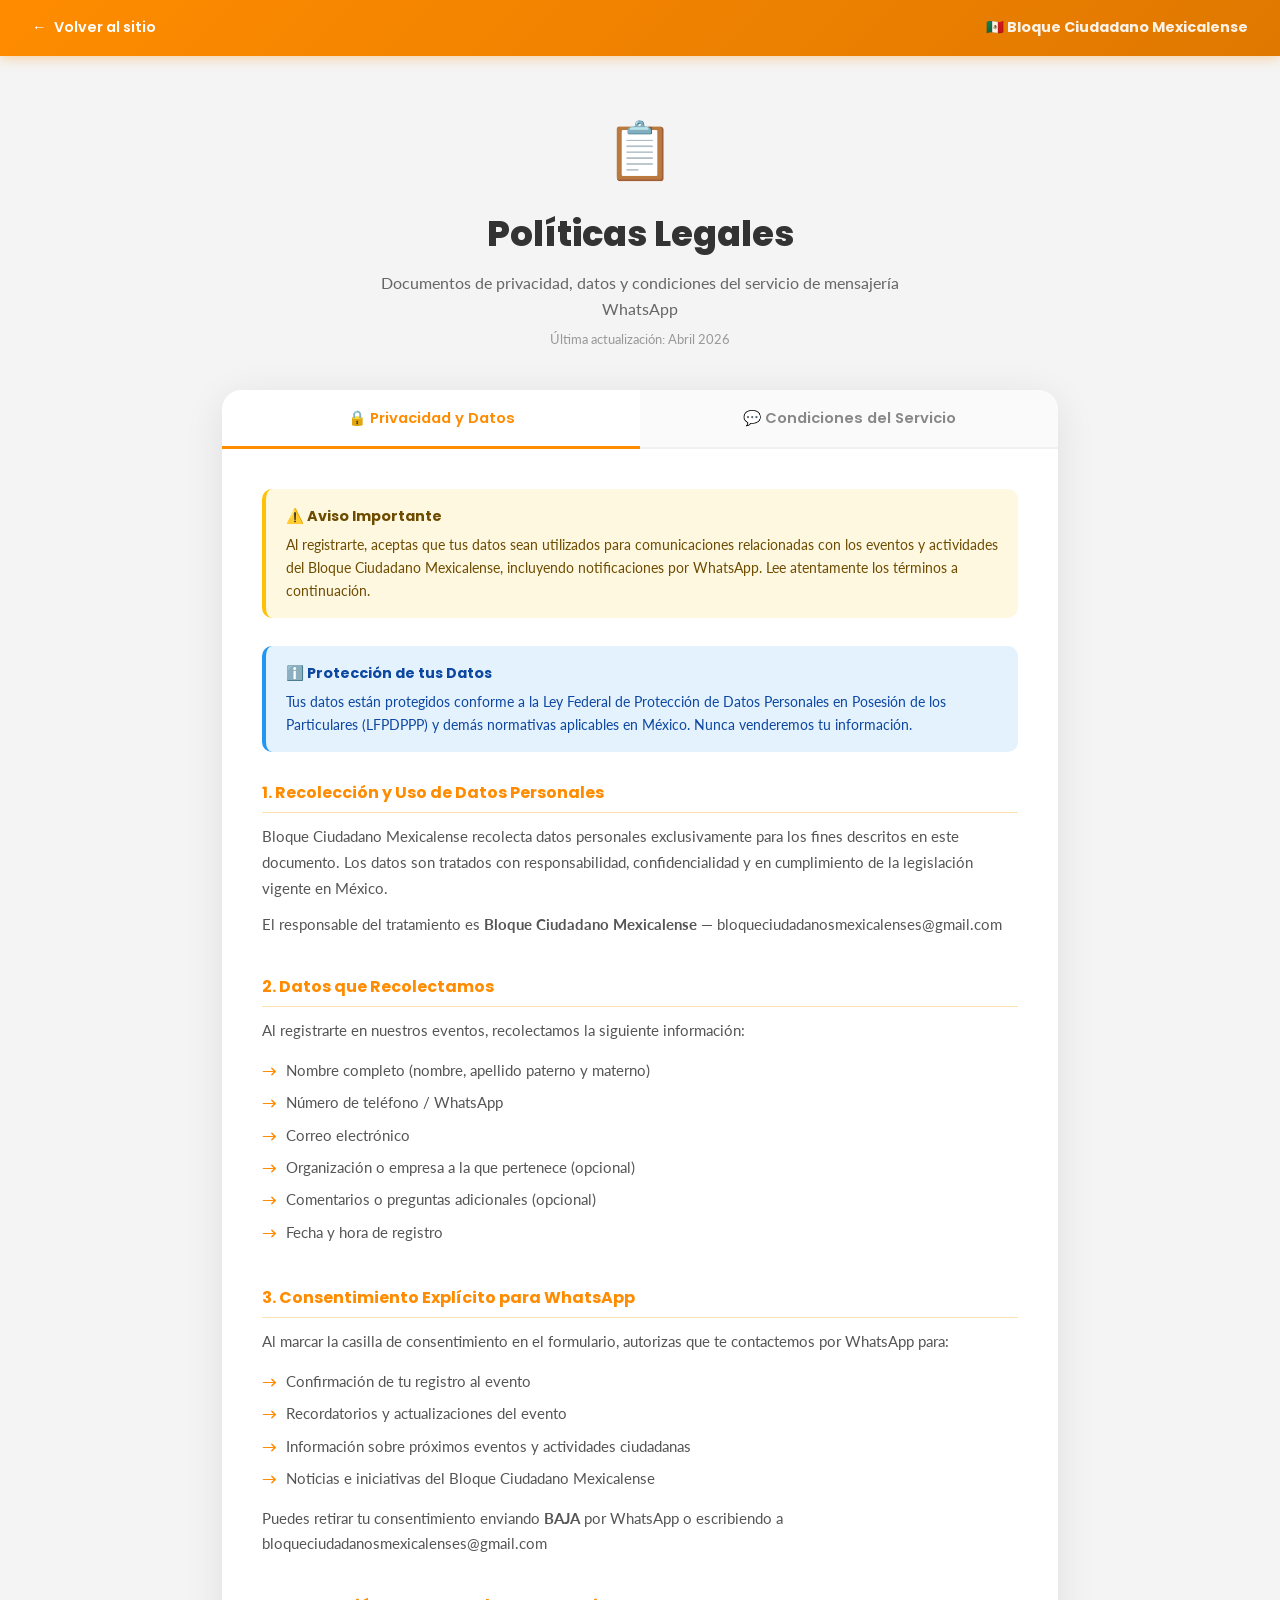
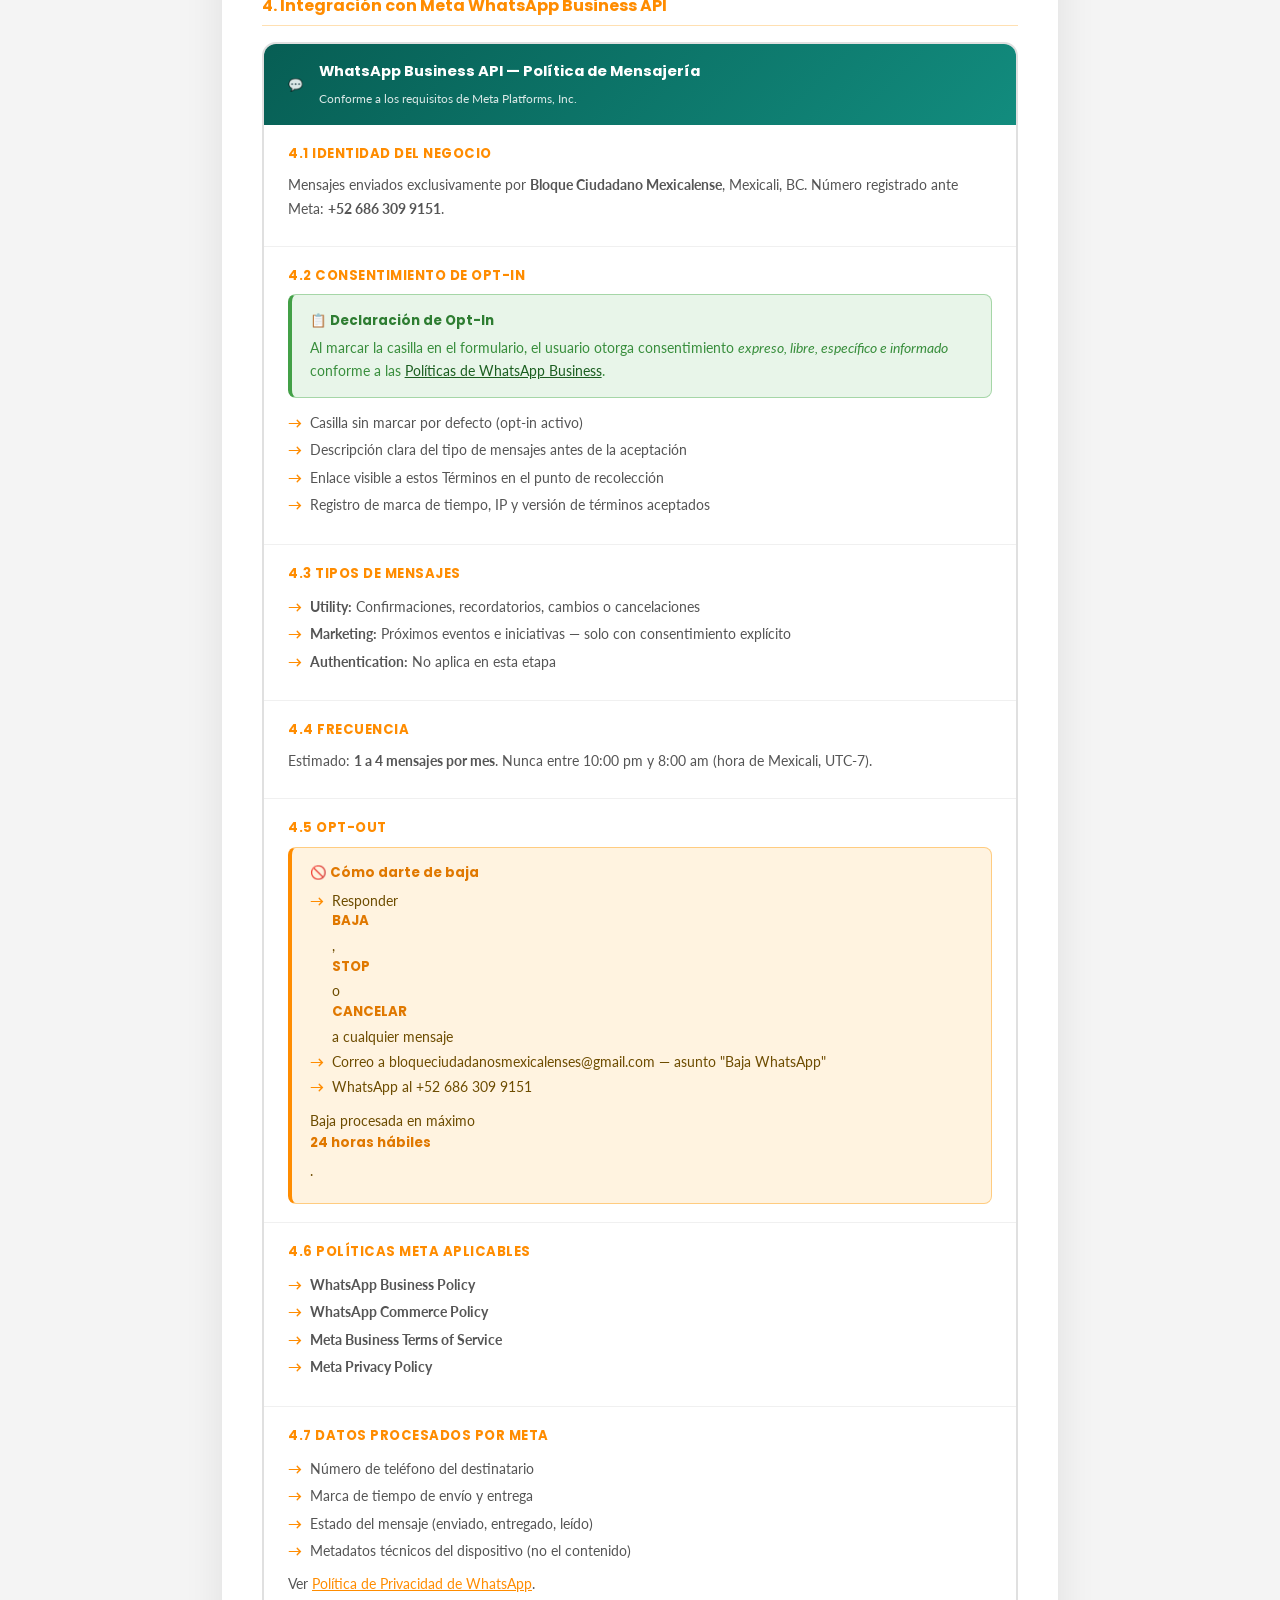
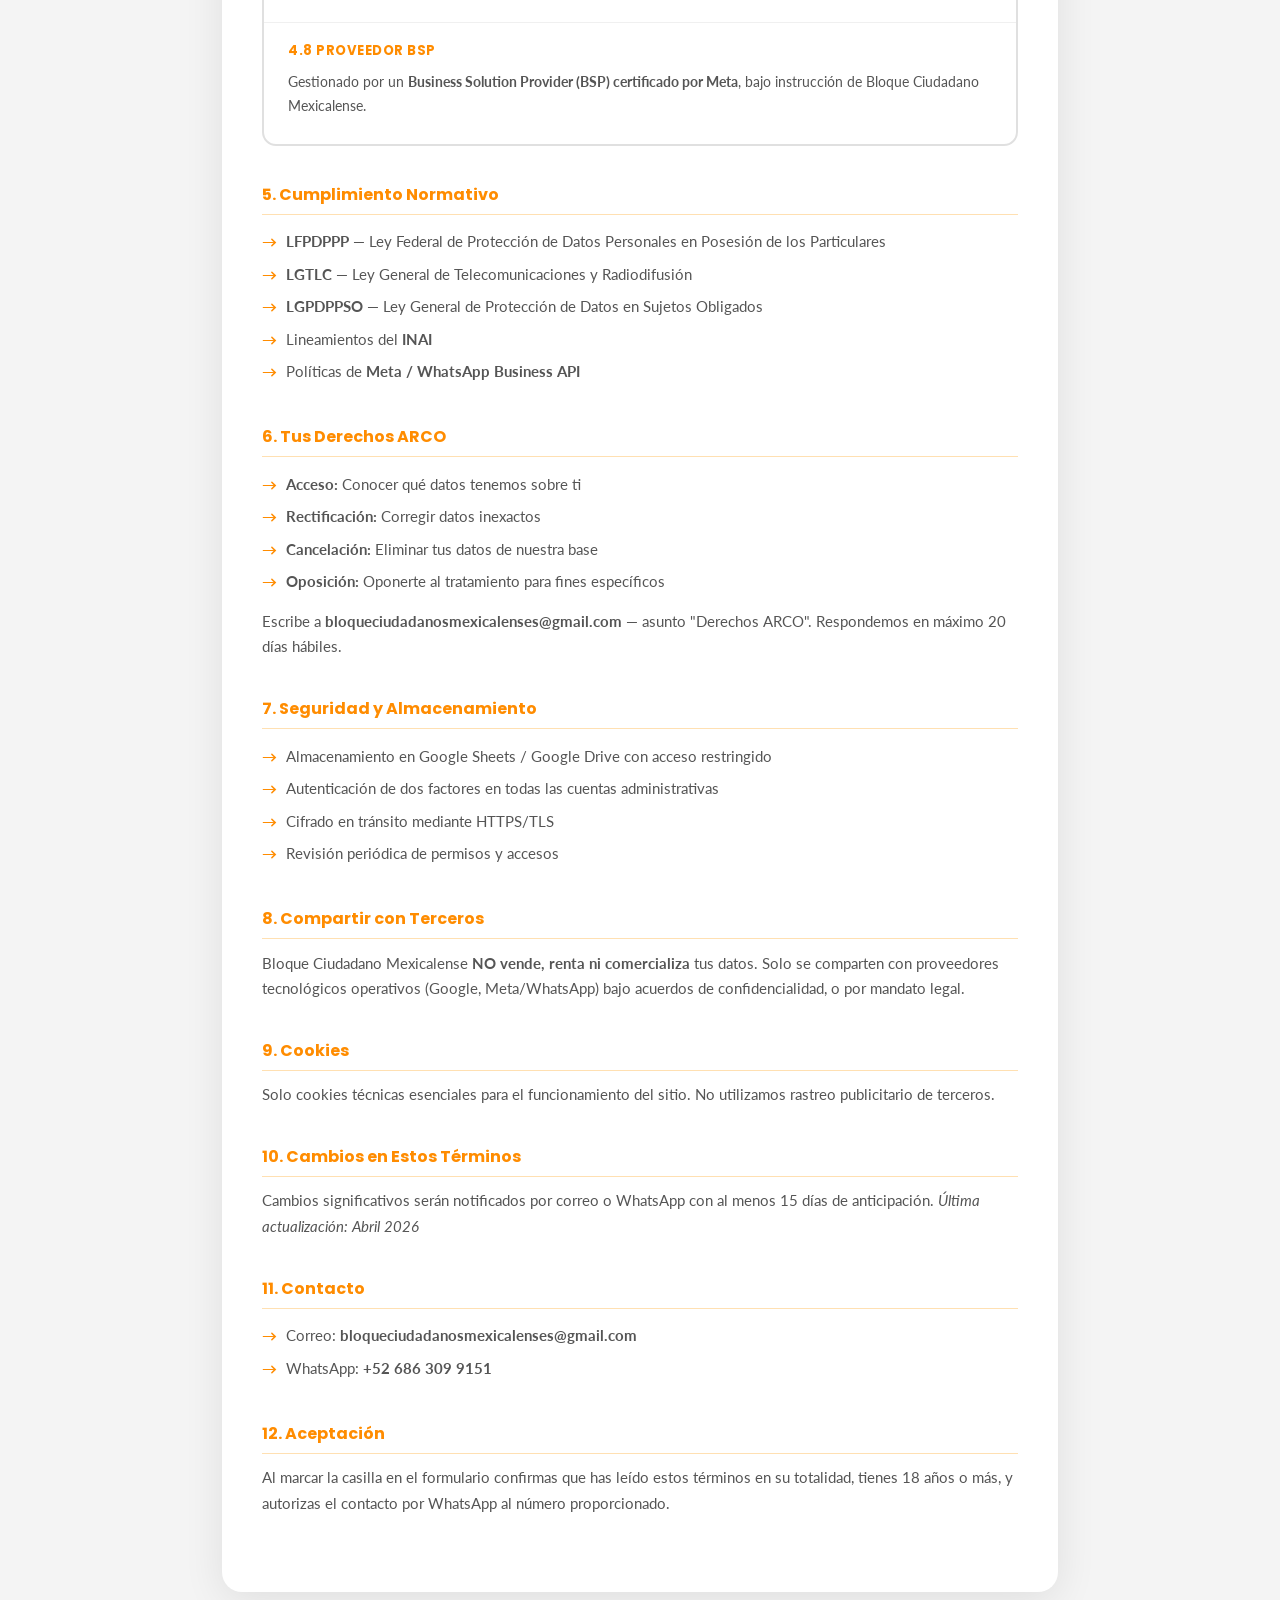
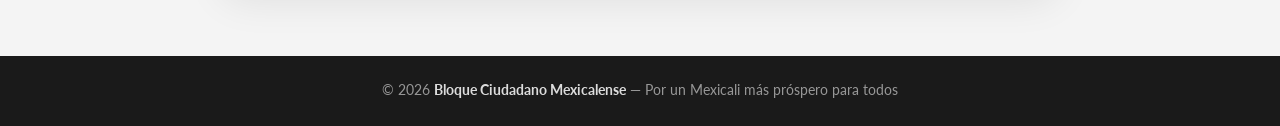
<file: terms.html>
<!DOCTYPE html>
<html lang="es">
<head>
  <meta charset="UTF-8" />
  <meta name="viewport" content="width=device-width, initial-scale=1.0" />
  <title>Términos y Condiciones — Bloque Ciudadano Mexicalense</title>
  <link href="https://fonts.googleapis.com/css2?family=Poppins:wght@400;600;700;800&family=Lato:wght@300;400;700&display=swap" rel="stylesheet" />
  <link rel="stylesheet" href="css/base.css" />
  <link rel="stylesheet" href="css/terms-page.css" />
</head>
<body>

  <!-- ── Barra superior ── -->
  <header class="terms-topbar">
    <a href="index.html" class="terms-back">
      <span>←</span> Volver al sitio
    </a>
    <span class="terms-topbar-brand">🇲🇽 Bloque Ciudadano Mexicalense</span>
  </header>

  <main class="terms-page">

    <!-- Encabezado de página -->
    <div class="terms-page-header">
      <div class="terms-page-icon">📋</div>
      <h1>Políticas Legales</h1>
      <p>Documentos de privacidad, datos y condiciones del servicio de mensajería WhatsApp</p>
      <p class="terms-updated">Última actualización: Abril 2026</p>
    </div>

    <!-- Pestañas de navegación -->
    <div class="tabs-wrapper">
      <div class="tabs-nav">
        <button class="tab-btn active" onclick="switchTab('privacidad', this)">
          🔒 Privacidad y Datos
        </button>
        <button class="tab-btn" onclick="switchTab('servicio', this)">
          💬 Condiciones del Servicio
        </button>
      </div>

      <!-- ════ PESTAÑA 1: PRIVACIDAD Y DATOS ════ -->
      <div class="tab-panel active" id="tab-privacidad">

        <div class="alert-box yellow">
          <strong>⚠️ Aviso Importante</strong>
          Al registrarte, aceptas que tus datos sean utilizados para comunicaciones relacionadas con los eventos y actividades del Bloque Ciudadano Mexicalense, incluyendo notificaciones por WhatsApp. Lee atentamente los términos a continuación.
        </div>

        <div class="alert-box blue">
          <strong>ℹ️ Protección de tus Datos</strong>
          Tus datos están protegidos conforme a la Ley Federal de Protección de Datos Personales en Posesión de los Particulares (LFPDPPP) y demás normativas aplicables en México. Nunca venderemos tu información.
        </div>

        <div class="terms-section">
          <h3>1. Recolección y Uso de Datos Personales</h3>
          <p>Bloque Ciudadano Mexicalense recolecta datos personales exclusivamente para los fines descritos en este documento. Los datos son tratados con responsabilidad, confidencialidad y en cumplimiento de la legislación vigente en México.</p>
          <p>El responsable del tratamiento es <strong>Bloque Ciudadano Mexicalense</strong> — bloqueciudadanosmexicalenses@gmail.com</p>
        </div>

        <div class="terms-section">
          <h3>2. Datos que Recolectamos</h3>
          <p>Al registrarte en nuestros eventos, recolectamos la siguiente información:</p>
          <ul>
            <li>Nombre completo (nombre, apellido paterno y materno)</li>
            <li>Número de teléfono / WhatsApp</li>
            <li>Correo electrónico</li>
            <li>Organización o empresa a la que pertenece (opcional)</li>
            <li>Comentarios o preguntas adicionales (opcional)</li>
            <li>Fecha y hora de registro</li>
          </ul>
        </div>

        <div class="terms-section">
          <h3>3. Consentimiento Explícito para WhatsApp</h3>
          <p>Al marcar la casilla de consentimiento en el formulario, autorizas que te contactemos por WhatsApp para:</p>
          <ul>
            <li>Confirmación de tu registro al evento</li>
            <li>Recordatorios y actualizaciones del evento</li>
            <li>Información sobre próximos eventos y actividades ciudadanas</li>
            <li>Noticias e iniciativas del Bloque Ciudadano Mexicalense</li>
          </ul>
          <p>Puedes retirar tu consentimiento enviando <strong>BAJA</strong> por WhatsApp o escribiendo a bloqueciudadanosmexicalenses@gmail.com</p>
        </div>

        <div class="terms-section">
          <h3>4. Integración con Meta WhatsApp Business API</h3>
          <div class="meta-api-block">
            <div class="meta-api-header">
              <span class="meta-logo">💬</span>
              <div>
                <strong>WhatsApp Business API — Política de Mensajería</strong>
                <span>Conforme a los requisitos de Meta Platforms, Inc.</span>
              </div>
            </div>
            <div class="meta-subsection">
              <h4>4.1 Identidad del Negocio</h4>
              <p>Mensajes enviados exclusivamente por <strong>Bloque Ciudadano Mexicalense</strong>, Mexicali, BC. Número registrado ante Meta: <strong>+52 686 309 9151</strong>.</p>
            </div>
            <div class="meta-subsection">
              <h4>4.2 Consentimiento de Opt-In</h4>
              <div class="optin-box">
                <strong>📋 Declaración de Opt-In</strong>
                <p>Al marcar la casilla en el formulario, el usuario otorga consentimiento <em>expreso, libre, específico e informado</em> conforme a las <a href="https://www.whatsapp.com/legal/business-policy" target="_blank" rel="noopener">Políticas de WhatsApp Business</a>.</p>
              </div>
              <ul>
                <li>Casilla sin marcar por defecto (opt-in activo)</li>
                <li>Descripción clara del tipo de mensajes antes de la aceptación</li>
                <li>Enlace visible a estos Términos en el punto de recolección</li>
                <li>Registro de marca de tiempo, IP y versión de términos aceptados</li>
              </ul>
            </div>
            <div class="meta-subsection">
              <h4>4.3 Tipos de Mensajes</h4>
              <ul>
                <li><strong>Utility:</strong> Confirmaciones, recordatorios, cambios o cancelaciones</li>
                <li><strong>Marketing:</strong> Próximos eventos e iniciativas — solo con consentimiento explícito</li>
                <li><strong>Authentication:</strong> No aplica en esta etapa</li>
              </ul>
            </div>
            <div class="meta-subsection">
              <h4>4.4 Frecuencia</h4>
              <p>Estimado: <strong>1 a 4 mensajes por mes</strong>. Nunca entre 10:00 pm y 8:00 am (hora de Mexicali, UTC-7).</p>
            </div>
            <div class="meta-subsection">
              <h4>4.5 Opt-Out</h4>
              <div class="optout-box">
                <strong>🚫 Cómo darte de baja</strong>
                <ul>
                  <li>Responder <strong>BAJA</strong>, <strong>STOP</strong> o <strong>CANCELAR</strong> a cualquier mensaje</li>
                  <li>Correo a bloqueciudadanosmexicalenses@gmail.com — asunto "Baja WhatsApp"</li>
                  <li>WhatsApp al +52 686 309 9151</li>
                </ul>
                <p>Baja procesada en máximo <strong>24 horas hábiles</strong>.</p>
              </div>
            </div>
            <div class="meta-subsection">
              <h4>4.6 Políticas Meta aplicables</h4>
              <ul>
                <li><strong>WhatsApp Business Policy</strong></li>
                <li><strong>WhatsApp Commerce Policy</strong></li>
                <li><strong>Meta Business Terms of Service</strong></li>
                <li><strong>Meta Privacy Policy</strong></li>
              </ul>
            </div>
            <div class="meta-subsection">
              <h4>4.7 Datos Procesados por Meta</h4>
              <ul>
                <li>Número de teléfono del destinatario</li>
                <li>Marca de tiempo de envío y entrega</li>
                <li>Estado del mensaje (enviado, entregado, leído)</li>
                <li>Metadatos técnicos del dispositivo (no el contenido)</li>
              </ul>
              <p>Ver <a href="https://www.whatsapp.com/legal/privacy-policy" target="_blank" rel="noopener">Política de Privacidad de WhatsApp</a>.</p>
            </div>
            <div class="meta-subsection">
              <h4>4.8 Proveedor BSP</h4>
              <p>Gestionado por un <strong>Business Solution Provider (BSP) certificado por Meta</strong>, bajo instrucción de Bloque Ciudadano Mexicalense.</p>
            </div>
          </div>
        </div>

        <div class="terms-section">
          <h3>5. Cumplimiento Normativo</h3>
          <ul>
            <li><strong>LFPDPPP</strong> — Ley Federal de Protección de Datos Personales en Posesión de los Particulares</li>
            <li><strong>LGTLC</strong> — Ley General de Telecomunicaciones y Radiodifusión</li>
            <li><strong>LGPDPPSO</strong> — Ley General de Protección de Datos en Sujetos Obligados</li>
            <li>Lineamientos del <strong>INAI</strong></li>
            <li>Políticas de <strong>Meta / WhatsApp Business API</strong></li>
          </ul>
        </div>

        <div class="terms-section">
          <h3>6. Tus Derechos ARCO</h3>
          <ul>
            <li><strong>Acceso:</strong> Conocer qué datos tenemos sobre ti</li>
            <li><strong>Rectificación:</strong> Corregir datos inexactos</li>
            <li><strong>Cancelación:</strong> Eliminar tus datos de nuestra base</li>
            <li><strong>Oposición:</strong> Oponerte al tratamiento para fines específicos</li>
          </ul>
          <p>Escribe a <strong>bloqueciudadanosmexicalenses@gmail.com</strong> — asunto "Derechos ARCO". Respondemos en máximo 20 días hábiles.</p>
        </div>

        <div class="terms-section">
          <h3>7. Seguridad y Almacenamiento</h3>
          <ul>
            <li>Almacenamiento en Google Sheets / Google Drive con acceso restringido</li>
            <li>Autenticación de dos factores en todas las cuentas administrativas</li>
            <li>Cifrado en tránsito mediante HTTPS/TLS</li>
            <li>Revisión periódica de permisos y accesos</li>
          </ul>
        </div>

        <div class="terms-section">
          <h3>8. Compartir con Terceros</h3>
          <p>Bloque Ciudadano Mexicalense <strong>NO vende, renta ni comercializa</strong> tus datos. Solo se comparten con proveedores tecnológicos operativos (Google, Meta/WhatsApp) bajo acuerdos de confidencialidad, o por mandato legal.</p>
        </div>

        <div class="terms-section">
          <h3>9. Cookies</h3>
          <p>Solo cookies técnicas esenciales para el funcionamiento del sitio. No utilizamos rastreo publicitario de terceros.</p>
        </div>

        <div class="terms-section">
          <h3>10. Cambios en Estos Términos</h3>
          <p>Cambios significativos serán notificados por correo o WhatsApp con al menos 15 días de anticipación. <em>Última actualización: Abril 2026</em></p>
        </div>

        <div class="terms-section">
          <h3>11. Contacto</h3>
          <ul>
            <li>Correo: <strong>bloqueciudadanosmexicalenses@gmail.com</strong></li>
            <li>WhatsApp: <strong>+52 686 309 9151</strong></li>
          </ul>
        </div>

        <div class="terms-section">
          <h3>12. Aceptación</h3>
          <p>Al marcar la casilla en el formulario confirmas que has leído estos términos en su totalidad, tienes 18 años o más, y autorizas el contacto por WhatsApp al número proporcionado.</p>
        </div>

      </div><!-- /tab-privacidad -->


      <!-- ════ PESTAÑA 2: CONDICIONES DEL SERVICIO ════ -->
      <div class="tab-panel" id="tab-servicio">

        <div class="alert-box green">
          <strong>✅ Documento para Meta WhatsApp Business API</strong>
          Este documento describe las Condiciones del Servicio de mensajería de Bloque Ciudadano Mexicalense, conforme a los requisitos de verificación y cumplimiento de Meta Platforms para el acceso a la WhatsApp Business API.
        </div>

        <div class="terms-section">
          <h3>1. Descripción del Servicio</h3>
          <p><strong>Bloque Ciudadano Mexicalense</strong> es una organización ciudadana sin fines de lucro con sede en Mexicali, Baja California, México. Su propósito es organizar a la ciudadanía en torno a eventos de participación cívica, foros con líderes empresariales y propuestas de mejora para la ciudad.</p>
          <p>El servicio de mensajería vía WhatsApp Business API se utiliza exclusivamente para:</p>
          <ul>
            <li>Notificaciones de confirmación de registro a eventos</li>
            <li>Recordatorios y actualizaciones logísticas de eventos</li>
            <li>Difusión de próximas actividades ciudadanas</li>
            <li>Comunicados institucionales del Bloque Ciudadano</li>
          </ul>
        </div>

        <div class="terms-section">
          <h3>2. Elegibilidad del Servicio</h3>
          <p>El servicio de mensajería WhatsApp está disponible exclusivamente para personas que:</p>
          <ul>
            <li>Sean mayores de 18 años de edad</li>
            <li>Hayan proporcionado un número de WhatsApp válido y activo</li>
            <li>Hayan otorgado consentimiento explícito mediante el formulario de registro en <strong>bloqueciudadanomxli.org</strong></li>
            <li>Residan o tengan interés en la participación cívica en Mexicali, BC</li>
          </ul>
        </div>

        <div class="terms-section">
          <h3>3. Naturaleza de los Mensajes</h3>

          <div class="service-table-wrapper">
            <table class="service-table">
              <thead>
                <tr>
                  <th>Categoría Meta</th>
                  <th>Tipo de Mensaje</th>
                  <th>Ejemplo</th>
                </tr>
              </thead>
              <tbody>
                <tr>
                  <td><span class="badge badge-utility">Utility</span></td>
                  <td>Confirmación de registro</td>
                  <td>"Tu lugar en el evento del 16 de abril está confirmado."</td>
                </tr>
                <tr>
                  <td><span class="badge badge-utility">Utility</span></td>
                  <td>Recordatorio de evento</td>
                  <td>"Recuerda: mañana a las 6:30 pm en CETYS Universidad."</td>
                </tr>
                <tr>
                  <td><span class="badge badge-utility">Utility</span></td>
                  <td>Cambio o cancelación</td>
                  <td>"El evento ha sido reprogramado para el día X."</td>
                </tr>
                <tr>
                  <td><span class="badge badge-marketing">Marketing</span></td>
                  <td>Próximos eventos</td>
                  <td>"Te invitamos a nuestro próximo Bloque Ciudadano en mayo."</td>
                </tr>
                <tr>
                  <td><span class="badge badge-marketing">Marketing</span></td>
                  <td>Iniciativas ciudadanas</td>
                  <td>"Nueva propuesta de mejora urbana disponible para tu opinión."</td>
                </tr>
              </tbody>
            </table>
          </div>
        </div>

        <div class="terms-section">
          <h3>4. Prohibiciones Expresas</h3>
          <p>Bloque Ciudadano Mexicalense se compromete a <strong>NO</strong> utilizar la WhatsApp Business API para:</p>
          <ul>
            <li>Enviar propaganda o publicidad de partidos políticos</li>
            <li>Comercializar productos o servicios de terceros</li>
            <li>Enviar contenido engañoso, fraudulento o de desinformación</li>
            <li>Contactar a personas que no hayan otorgado consentimiento previo</li>
            <li>Enviar mensajes masivos no solicitados (spam)</li>
            <li>Compartir datos de usuarios con terceros sin autorización</li>
            <li>Cualquier actividad que viole las políticas de uso aceptable de Meta</li>
          </ul>
        </div>

        <div class="terms-section">
          <h3>5. Verificación del Negocio ante Meta</h3>
          <p>Para operar la WhatsApp Business API, Bloque Ciudadano Mexicalense ha completado o se encuentra en proceso de completar los siguientes pasos de verificación ante Meta:</p>
          <ul>
            <li>Creación y verificación de cuenta en <strong>Meta Business Manager</strong></li>
            <li>Verificación del número de teléfono de negocio: <strong>+52 686 309 9151</strong></li>
            <li>Registro del nombre de perfil de empresa: <strong>Bloque Ciudadano Mexicalense</strong></li>
            <li>Presentación de documentación de identidad organizacional</li>
            <li>Aceptación de los <strong>Meta Business Terms of Service</strong></li>
            <li>Habilitación de autenticación de dos factores en todas las cuentas Meta</li>
          </ul>
        </div>

        <div class="terms-section">
          <h3>6. Plantillas de Mensajes (Message Templates)</h3>
          <p>Todos los mensajes proactivos enviados fuera de la ventana de 24 horas se envían mediante <strong>plantillas aprobadas por Meta</strong>. Las plantillas cumplen con:</p>
          <ul>
            <li>Revisión y aprobación previa por el equipo de Meta</li>
            <li>Identificación clara del remitente (Bloque Ciudadano Mexicalense)</li>
            <li>Contenido no engañoso ni manipulador</li>
            <li>Inclusión de instrucción de opt-out en mensajes de marketing</li>
            <li>Idioma: Español (México)</li>
          </ul>
        </div>

        <div class="terms-section">
          <h3>7. Calidad y Reputación del Número</h3>
          <p>Bloque Ciudadano Mexicalense se compromete a mantener una alta calidad de mensajería para preservar la reputación del número ante Meta:</p>
          <ul>
            <li>Monitoreo continuo de la tasa de bloqueos y reportes</li>
            <li>Respuesta oportuna a mensajes entrantes dentro de la ventana de 24 horas</li>
            <li>Baja inmediata de usuarios que soliciten no recibir más mensajes</li>
            <li>Frecuencia controlada: máximo 4 mensajes por mes por usuario</li>
            <li>No enviar mensajes entre 10:00 pm y 8:00 am (UTC-7)</li>
          </ul>
        </div>

        <div class="terms-section">
          <h3>8. Responsabilidades del Usuario</h3>
          <p>Al optar por recibir mensajes de WhatsApp de Bloque Ciudadano Mexicalense, el usuario acepta:</p>
          <ul>
            <li>Proporcionar un número de WhatsApp válido y de su propiedad</li>
            <li>No compartir ni ceder su número de registro a terceros</li>
            <li>Notificar cualquier uso indebido a bloqueciudadanosmexicalenses@gmail.com</li>
            <li>Entender que los mensajes son informativos y sin carácter vinculante</li>
          </ul>
        </div>

        <div class="terms-section">
          <h3>9. Limitación de Responsabilidad</h3>
          <p>Bloque Ciudadano Mexicalense no se hace responsable de:</p>
          <ul>
            <li>Interrupciones del servicio de WhatsApp o Meta Platforms</li>
            <li>Retrasos en la entrega de mensajes por causas ajenas a nuestra operación</li>
            <li>Acciones tomadas por Meta que afecten la disponibilidad de la API</li>
            <li>Uso indebido del número por parte de terceros no autorizados</li>
          </ul>
        </div>

        <div class="terms-section">
          <h3>10. Modificaciones al Servicio</h3>
          <p>Bloque Ciudadano Mexicalense se reserva el derecho de modificar, suspender o discontinuar el servicio de mensajería WhatsApp en cualquier momento. Los usuarios serán notificados con al menos <strong>7 días de anticipación</strong> ante cualquier cambio significativo en la naturaleza del servicio.</p>
        </div>

        <div class="terms-section">
          <h3>11. Vigencia</h3>
          <p>Estas Condiciones del Servicio entran en vigor desde la fecha de aceptación por parte del usuario y permanecen vigentes hasta que el usuario solicite su baja del servicio o Bloque Ciudadano Mexicalense decida discontinuarlo.</p>
          <p><em>Versión 1.0 — Abril 2026</em></p>
        </div>

        <div class="terms-section">
          <h3>12. Contacto y Soporte</h3>
          <ul>
            <li>Correo institucional: <strong>bloqueciudadanosmexicalenses@gmail.com</strong></li>
            <li>WhatsApp: <strong>+52 686 309 9151</strong></li>
            <li>Directora: Marcela Cubillas — Cubillasmarcela@gmail.com</li>
            <li>Coordinador: Adrián Cárdenas — cachiang.info@gmail.com</li>
          </ul>
        </div>

      </div><!-- /tab-servicio -->

    </div><!-- /tabs-wrapper -->

  </main>

  <footer class="terms-footer">
    <p>© 2026 <strong>Bloque Ciudadano Mexicalense</strong> — Por un Mexicali más próspero para todos</p>
  </footer>

  <script src="js/terms-page.js"></script>
</body>
</html>
</file>
<file: css/base.css>
/* ════════════════════════════════════════
   BASE — Variables, reset, tipografía,
   botones globales, section-header, animaciones
   ════════════════════════════════════════ */

*, *::before, *::after {
  box-sizing: border-box;
  margin: 0;
  padding: 0;
}

:root {
  --orange:      #FF8C00;
  --orange-dark: #e07800;
  --orange-light:#ffa733;
  --gray:        #666666;
  --gray-light:  #f4f4f4;
  --gray-dark:   #333333;
  --white:       #ffffff;
}

html { scroll-behavior: smooth; }

body {
  font-family: 'Lato', sans-serif;
  color: var(--gray-dark);
  background: var(--white);
  line-height: 1.6;
}

h1, h2, h3, h4, h5 { font-family: 'Poppins', sans-serif; }

/* ── Botón principal naranja (reutilizable en toda la landing) ── */
.btn-primary {
  display: inline-block;
  background: linear-gradient(135deg, var(--orange) 0%, var(--orange-dark) 100%);
  color: var(--white);
  padding: 0.85rem 2.2rem;
  border-radius: 30px;
  text-decoration: none;
  font-family: 'Poppins', sans-serif;
  font-weight: 700;
  font-size: 1rem;
  border: none;
  cursor: pointer;
  transition: transform 0.2s, box-shadow 0.2s;
  box-shadow: 0 4px 15px rgba(255,140,0,0.4);
}

.btn-primary:hover {
  transform: translateY(-2px);
  box-shadow: 0 8px 25px rgba(255,140,0,0.5);
}

/* ── Encabezado de sección (título centrado + línea naranja) ── */
.section-header {
  text-align: center;
  margin-bottom: 3rem;
}

.section-header h2 {
  font-size: clamp(1.6rem, 3vw, 2.4rem);
  font-weight: 700;
  color: var(--gray-dark);
  margin-bottom: 0.75rem;
}

.section-header h2 span { color: var(--orange); }

.section-header .underline {
  width: 60px;
  height: 4px;
  background: var(--orange);
  border-radius: 2px;
  margin: 0 auto;
}

/* ── Animación scroll fade-in ── */
.fade-in {
  opacity: 0;
  transform: translateY(24px);
  transition: opacity 0.6s ease, transform 0.6s ease;
}
.fade-in.visible {
  opacity: 1;
  transform: translateY(0);
}
</file>
<file: css/terms-page.css>
/* ════════════════════════════════════════
   TERMS PAGE — Página independiente de
   Términos y Condiciones con pestañas
   ════════════════════════════════════════ */

body {
  font-family: 'Lato', sans-serif;
  background: #f4f4f4;
  color: #333;
  min-height: 100vh;
  display: flex;
  flex-direction: column;
}

/* ── Barra superior de navegación ── */
.terms-topbar {
  background: linear-gradient(135deg, #FF8C00 0%, #e07800 100%);
  padding: 0 2rem;
  height: 56px;
  display: flex;
  align-items: center;
  justify-content: space-between;
  box-shadow: 0 2px 12px rgba(255,140,0,0.35);
  position: sticky;
  top: 0;
  z-index: 100;
}

.terms-back {
  color: #fff;
  text-decoration: none;
  font-family: 'Poppins', sans-serif;
  font-weight: 600;
  font-size: 0.9rem;
  display: flex;
  align-items: center;
  gap: 0.5rem;
  transition: opacity 0.2s;
}

.terms-back:hover { opacity: 0.8; }

.terms-topbar-brand {
  font-family: 'Poppins', sans-serif;
  font-weight: 700;
  font-size: 0.9rem;
  color: rgba(255,255,255,0.9);
}

/* ── Área principal ── */
.terms-page {
  max-width: 900px;
  margin: 0 auto;
  padding: 3rem 2rem 4rem;
  flex: 1;
  width: 100%;
}

/* ── Encabezado de página ── */
.terms-page-header {
  text-align: center;
  margin-bottom: 2.5rem;
}

.terms-page-icon { font-size: 3.5rem; margin-bottom: 0.75rem; }

.terms-page-header h1 {
  font-family: 'Poppins', sans-serif;
  font-size: clamp(1.6rem, 3vw, 2.2rem);
  font-weight: 800;
  color: #333;
  margin-bottom: 0.5rem;
}

.terms-page-header p {
  font-size: 1rem;
  color: #666;
  max-width: 560px;
  margin: 0 auto;
  line-height: 1.6;
}

.terms-updated {
  font-size: 0.82rem !important;
  color: #999 !important;
  margin-top: 0.5rem !important;
}

/* ── Contenedor de pestañas ── */
.tabs-wrapper {
  background: #fff;
  border-radius: 20px;
  box-shadow: 0 8px 40px rgba(0,0,0,0.09);
  overflow: hidden;
}

/* ── Navegación de pestañas ── */
.tabs-nav {
  display: flex;
  border-bottom: 2px solid #f0f0f0;
  background: #fafafa;
}

.tab-btn {
  flex: 1;
  padding: 1.1rem 1.5rem;
  border: none;
  background: transparent;
  font-family: 'Poppins', sans-serif;
  font-size: 0.92rem;
  font-weight: 600;
  color: #888;
  cursor: pointer;
  transition: color 0.2s, background 0.2s, box-shadow 0.2s;
  border-bottom: 3px solid transparent;
  margin-bottom: -2px;
  display: flex;
  align-items: center;
  justify-content: center;
  gap: 0.5rem;
}

.tab-btn:hover {
  color: var(--orange);
  background: #fff8f0;
}

.tab-btn.active {
  color: var(--orange);
  border-bottom-color: var(--orange);
  background: #fff;
}

/* ── Panel de contenido de cada pestaña ── */
.tab-panel {
  display: none;
  padding: 2.5rem;
  animation: fadeTab 0.25s ease;
}

.tab-panel.active { display: block; }

@keyframes fadeTab {
  from { opacity: 0; transform: translateY(8px); }
  to   { opacity: 1; transform: translateY(0); }
}

/* ── Secciones de términos ── */
.terms-section { margin-bottom: 2.25rem; }

.terms-section h3 {
  font-family: 'Poppins', sans-serif;
  font-size: 1rem;
  font-weight: 700;
  color: var(--orange);
  margin-bottom: 0.7rem;
  padding-bottom: 0.4rem;
  border-bottom: 1px solid #ffe0b2;
}

.terms-section p { font-size: 0.92rem; color: #555; line-height: 1.75; margin-bottom: 0.65rem; }

.terms-section ul { padding-left: 0; list-style: none; margin-bottom: 0.65rem; }

.terms-section ul li {
  font-size: 0.92rem;
  color: #555;
  padding: 0.28rem 0 0.28rem 1.5rem;
  position: relative;
  line-height: 1.6;
}

.terms-section ul li::before {
  content: "→";
  position: absolute;
  left: 0;
  color: var(--orange);
  font-weight: 700;
}

/* ── Cajas de alerta ── */
.alert-box {
  border-radius: 10px;
  padding: 1rem 1.25rem;
  margin-bottom: 1.75rem;
  font-size: 0.9rem;
  line-height: 1.6;
}

.alert-box.yellow { background: #fff8e1; border-left: 4px solid #ffc107; color: #6d4c00; }
.alert-box.blue   { background: #e3f2fd; border-left: 4px solid #2196f3; color: #0d47a1; }
.alert-box.green  { background: #e8f5e9; border-left: 4px solid #43a047; color: #1b5e20; }

.alert-box strong {
  display: block;
  margin-bottom: 0.3rem;
  font-family: 'Poppins', sans-serif;
}

/* ── Bloque Meta API ── */
.meta-api-block {
  border: 2px solid #e0e0e0;
  border-radius: 14px;
  overflow: hidden;
  margin-top: 1rem;
}

.meta-api-header {
  background: linear-gradient(135deg, #075e54 0%, #128c7e 100%);
  color: #fff;
  padding: 1rem 1.5rem;
  display: flex;
  align-items: center;
  gap: 1rem;
}

.meta-logo { font-size: 2rem; flex-shrink: 0; }

.meta-api-header strong {
  display: block;
  font-family: 'Poppins', sans-serif;
  font-size: 0.92rem;
  font-weight: 700;
}

.meta-api-header span { font-size: 0.76rem; opacity: 0.85; }

.meta-subsection {
  padding: 1.1rem 1.5rem;
  border-bottom: 1px solid #f0f0f0;
}

.meta-subsection:last-child { border-bottom: none; }

.meta-subsection h4 {
  font-family: 'Poppins', sans-serif;
  font-size: 0.82rem;
  font-weight: 700;
  color: var(--orange);
  margin-bottom: 0.55rem;
  text-transform: uppercase;
  letter-spacing: 0.5px;
}

.meta-subsection p  { font-size: 0.88rem; color: #555; line-height: 1.7; margin-bottom: 0.5rem; }
.meta-subsection ul { padding-left: 0; list-style: none; margin-bottom: 0.5rem; }

.meta-subsection ul li {
  font-size: 0.88rem;
  color: #555;
  padding: 0.2rem 0 0.2rem 1.4rem;
  position: relative;
  line-height: 1.5;
}

.meta-subsection ul li::before { content: "→"; position: absolute; left: 0; color: var(--orange); font-weight: 700; }
.meta-subsection a { color: var(--orange); text-decoration: underline; }

.optin-box {
  background: #e8f5e9;
  border: 1px solid #a5d6a7;
  border-left: 4px solid #43a047;
  border-radius: 8px;
  padding: 0.9rem 1.1rem;
  margin-bottom: 0.65rem;
}

.optin-box strong { display: block; font-family: 'Poppins', sans-serif; font-size: 0.83rem; color: #2e7d32; margin-bottom: 0.3rem; }
.optin-box p { font-size: 0.86rem; color: #388e3c; margin-bottom: 0; }
.optin-box a { color: #1b5e20; }

.optout-box {
  background: #fff3e0;
  border: 1px solid #ffcc80;
  border-left: 4px solid var(--orange);
  border-radius: 8px;
  padding: 0.9rem 1.1rem;
}

.optout-box strong { display: block; font-family: 'Poppins', sans-serif; font-size: 0.83rem; color: var(--orange-dark); margin-bottom: 0.3rem; }
.optout-box p { font-size: 0.86rem; color: #6d4c00; margin-bottom: 0.4rem; }
.optout-box ul { padding-left: 0; list-style: none; }
.optout-box ul li { font-size: 0.86rem; color: #6d4c00; padding: 0.15rem 0 0.15rem 1.4rem; position: relative; }
.optout-box ul li::before { content: "→"; position: absolute; left: 0; color: var(--orange); font-weight: 700; }

/* ── Tabla de tipos de mensajes (pestaña 2) ── */
.service-table-wrapper {
  overflow-x: auto;
  border-radius: 10px;
  border: 1px solid #e0e0e0;
  margin-top: 0.75rem;
}

.service-table {
  width: 100%;
  border-collapse: collapse;
  font-size: 0.88rem;
}

.service-table thead tr {
  background: linear-gradient(135deg, var(--orange), var(--orange-dark));
  color: #fff;
}

.service-table th {
  padding: 0.85rem 1rem;
  text-align: left;
  font-family: 'Poppins', sans-serif;
  font-weight: 700;
  font-size: 0.8rem;
  letter-spacing: 0.5px;
}

.service-table td {
  padding: 0.75rem 1rem;
  border-bottom: 1px solid #f0f0f0;
  color: #555;
  vertical-align: top;
  line-height: 1.5;
}

.service-table tbody tr:last-child td { border-bottom: none; }
.service-table tbody tr:hover { background: #fff8f0; }

/* Badges de categoría Meta */
.badge {
  display: inline-block;
  padding: 0.2rem 0.65rem;
  border-radius: 12px;
  font-size: 0.75rem;
  font-weight: 700;
  font-family: 'Poppins', sans-serif;
  white-space: nowrap;
}

.badge-utility  { background: #e3f2fd; color: #1565c0; }
.badge-marketing { background: #fff3e0; color: #e65100; }

/* ── Footer ── */
.terms-footer {
  background: #1a1a1a;
  color: rgba(255,255,255,0.55);
  text-align: center;
  padding: 1.5rem;
  font-size: 0.85rem;
}

.terms-footer strong { color: rgba(255,255,255,0.85); }

/* ── Responsive ── */
@media (max-width: 600px) {
  .terms-topbar-brand { display: none; }
  .terms-page { padding: 2rem 1rem 3rem; }
  .tab-panel { padding: 1.5rem 1.25rem; }
  .tab-btn { font-size: 0.8rem; padding: 0.9rem 0.75rem; }
  .service-table th,
  .service-table td { padding: 0.6rem 0.75rem; }
}
</file>
